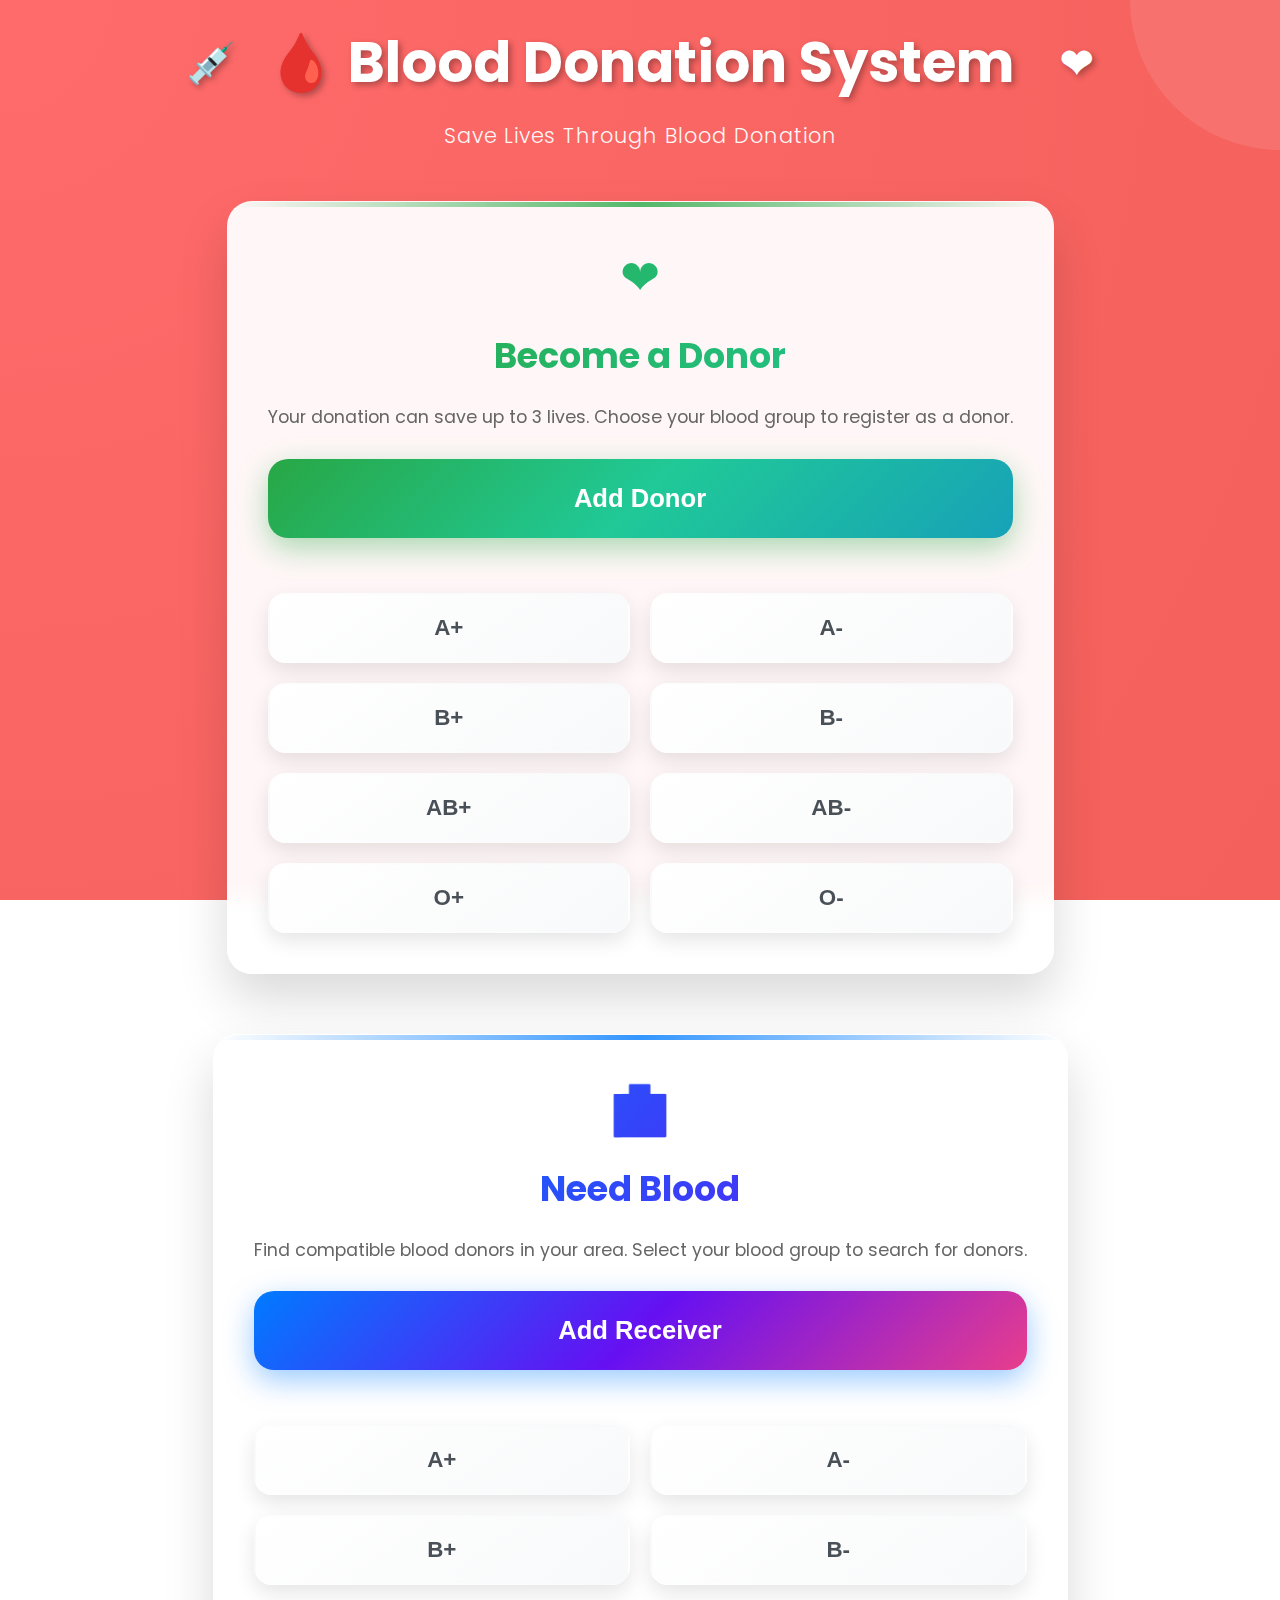
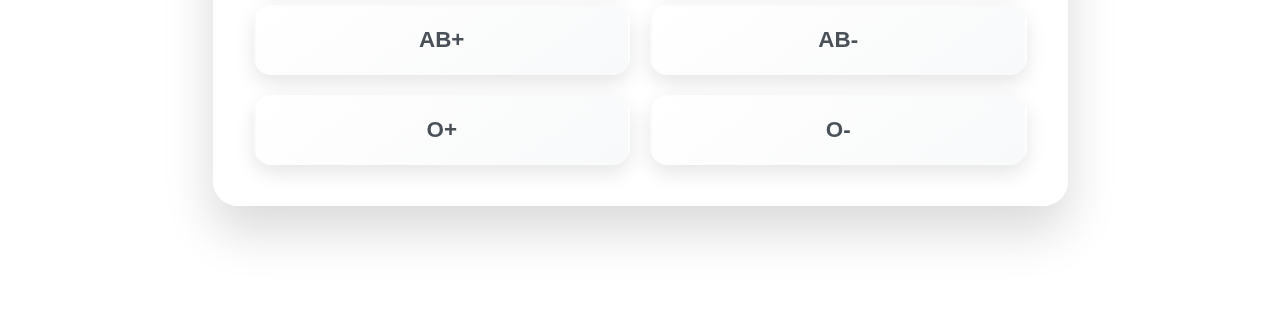
<file: bloodbridge.html>
<!DOCTYPE html>
<html lang="en">
<head>
    <meta charset="UTF-8">
    <meta name="viewport" content="width=device-width, initial-scale=1.0">
    <title>Blood Donation System</title>
    <style>
        @import url('https://fonts.googleapis.com/css2?family=Poppins:wght@300;400;600;700&display=swap');
        
        * {
            margin: 0;
            padding: 0;
            box-sizing: border-box;
        }

        body {
            font-family: 'Poppins', sans-serif;
            background: radial-gradient(circle at top left, #ff6b6b, #ee5a52),
                        radial-gradient(circle at bottom right, #ff8e85, #ffa8a8),
                        linear-gradient(135deg, #ff6b6b 0%, #ee5a52 50%, #ff8e85 100%);
            background-size: 150% 150%, 150% 150%, 100% 100%;
            background-attachment: fixed;
            min-height: 100vh;
            display: flex;
            flex-direction: column;
            align-items: center;
            padding: 20px;
            position: relative;
            overflow-x: hidden;
        }

        body::before {
            content: '';
            position: absolute;
            width: 300px;
            height: 300px;
            background: rgba(255, 255, 255, 0.1);
            border-radius: 50%;
            top: -150px;
            right: -150px;
            animation: float 6s ease-in-out infinite;
        }

        body::after {
            content: '';
            position: absolute;
            width: 200px;
            height: 200px;
            background: rgba(255, 255, 255, 0.05);
            border-radius: 50%;
            bottom: -100px;
            left: -100px;
            animation: float 8s ease-in-out infinite reverse;
        }

        @keyframes float {
            0%, 100% { transform: translateY(0px) rotate(0deg); }
            50% { transform: translateY(-20px) rotate(180deg); }
        }

        @keyframes pulse {
            0%, 100% { transform: scale(1); }
            50% { transform: scale(1.05); }
        }

        @keyframes heartbeat {
            0% { transform: scale(1); }
            25% { transform: scale(1.1); }
            50% { transform: scale(1); }
            75% { transform: scale(1.05); }
            100% { transform: scale(1); }
        }

        @keyframes fadeInUp {
            from {
                opacity: 0;
                transform: translateY(30px);
            }
            to {
                opacity: 1;
                transform: translateY(0);
            }
        }

        @keyframes glow {
            0%, 100% { box-shadow: 0 0 20px rgba(255, 107, 107, 0.3); }
            50% { box-shadow: 0 0 40px rgba(255, 107, 107, 0.6); }
        }

        .header {
            text-align: center;
            color: white;
            margin-bottom: 50px;
            animation: fadeInUp 1s ease-out;
            z-index: 2;
            position: relative;
        }

        .header h1 {
            font-size: 3.5rem;
            font-weight: 700;
            margin-bottom: 15px;
            text-shadow: 3px 3px 6px rgba(0,0,0,0.3);
            position: relative;
        }

        .header h1::before {
            content: '💉';
            position: absolute;
            left: -80px;
            top: 50%;
            transform: translateY(-50%);
            font-size: 2.5rem;
            animation: heartbeat 2s infinite;
        }

        .header h1::after {
            content: '❤';
            position: absolute;
            right: -80px;
            top: 50%;
            transform: translateY(-50%);
            font-size: 2.5rem;
            animation: heartbeat 2s infinite 0.5s;
        }

        .header p {
            font-size: 1.3rem;
            opacity: 0.95;
            font-weight: 300;
            letter-spacing: 1px;
        }

        .main-container {
            display: flex;
            gap: 60px;
            justify-content: center;
            flex-wrap: wrap;
            max-width: 1400px;
            z-index: 2;
            position: relative;
        }

        .section {
            background: rgba(255, 255, 255, 0.95);
            backdrop-filter: blur(10px);
            border: 1px solid rgba(255, 255, 255, 0.2);
            border-radius: 25px;
            padding: 40px;
            box-shadow: 0 25px 50px rgba(0,0,0,0.15);
            min-width: 380px;
            text-align: center;
            animation: fadeInUp 1s ease-out 0.3s both;
            position: relative;
            overflow: hidden;
        }

        .section::before {
            content: '';
            position: absolute;
            top: 0;
            left: 0;
            right: 0;
            height: 5px;
            background: linear-gradient(90deg, transparent, rgba(255, 107, 107, 0.8), transparent);
            animation: glow 2s ease-in-out infinite;
        }

        .donor-section::before {
            background: linear-gradient(90deg, transparent, rgba(40, 167, 69, 0.8), transparent);
        }

        .receiver-section::before {
            background: linear-gradient(90deg, transparent, rgba(0, 123, 255, 0.8), transparent);
        }

        .main-button {
            background: linear-gradient(135deg, #ff6b6b 0%, #ee5a52 50%, #ff8e85 100%);
            color: white;
            border: none;
            padding: 25px 45px;
            font-size: 1.6rem;
            font-weight: 600;
            border-radius: 20px;
            cursor: pointer;
            transition: all 0.4s cubic-bezier(0.25, 0.46, 0.45, 0.94);
            box-shadow: 0 10px 30px rgba(238, 90, 82, 0.4);
            margin-bottom: 30px;
            width: 100%;
            position: relative;
            overflow: hidden;
        }

        .main-button::before {
            content: '';
            position: absolute;
            top: 0;
            left: -100%;
            width: 100%;
            height: 100%;
            background: linear-gradient(90deg, transparent, rgba(255, 255, 255, 0.3), transparent);
            transition: left 0.7s;
        }

        .main-button:hover::before {
            left: 100%;
        }

        .main-button:hover {
            transform: translateY(-5px) scale(1.02);
            box-shadow: 0 20px 40px rgba(238, 90, 82, 0.5);
        }

        .donor-section .main-button {
            background: linear-gradient(135deg, #28a745 0%, #20c997 50%, #17a2b8 100%);
            box-shadow: 0 10px 30px rgba(40, 167, 69, 0.4);
        }

        .donor-section .main-button:hover {
            box-shadow: 0 20px 40px rgba(40, 167, 69, 0.5);
        }

        .receiver-section .main-button {
            background: linear-gradient(135deg, #007bff 0%, #6610f2 50%, #e83e8c 100%);
            box-shadow: 0 10px 30px rgba(0, 123, 255, 0.4);
        }

        .receiver-section .main-button:hover {
            box-shadow: 0 20px 40px rgba(0, 123, 255, 0.5);
        }

        .blood-groups {
            display: grid;
            grid-template-columns: repeat(2, 1fr);
            gap: 20px;
            margin-top: 25px;
        }

        .blood-group-btn {
            background: linear-gradient(145deg, #ffffff, #f8f9fa);
            border: 2px solid transparent;
            color: #495057;
            padding: 20px 25px;
            border-radius: 18px;
            cursor: pointer;
            transition: all 0.4s cubic-bezier(0.25, 0.46, 0.45, 0.94);
            font-size: 1.2rem;
            font-weight: 600;
            position: relative;
            overflow: hidden;
            box-shadow: 0 8px 20px rgba(0,0,0,0.1);
        }

        .blood-group-btn::before {
            content: '';
            position: absolute;
            top: 50%;
            left: 50%;
            width: 0;
            height: 0;
            background: radial-gradient(circle, rgba(255,255,255,0.8), transparent);
            border-radius: 50%;
            transform: translate(-50%, -50%);
            transition: all 0.5s ease;
        }

        .blood-group-btn:hover::before {
            width: 200px;
            height: 200px;
        }

        .donor-section .blood-group-btn:hover {
            background: linear-gradient(145deg, #28a745, #20c997);
            color: white;
            border-color: #28a745;
            transform: translateY(-5px) rotate(2deg);
            box-shadow: 0 15px 30px rgba(40, 167, 69, 0.4);
        }

        .receiver-section .blood-group-btn:hover {
            background: linear-gradient(145deg, #007bff, #6610f2);
            color: white;
            border-color: #007bff;
            transform: translateY(-5px) rotate(-2deg);
            box-shadow: 0 15px 30px rgba(0, 123, 255, 0.4);
        }

        .section-title {
            font-size: 2.2rem;
            font-weight: 700;
            margin-bottom: 20px;
            color: #333;
            position: relative;
        }

        .donor-section .section-title {
            background: linear-gradient(135deg, #28a745, #20c997);
            -webkit-background-clip: text;
            -webkit-text-fill-color: transparent;
            background-clip: text;
        }

        .receiver-section .section-title {
            background: linear-gradient(135deg, #007bff, #6610f2);
            -webkit-background-clip: text;
            -webkit-text-fill-color: transparent;
            background-clip: text;
        }

        .description {
            color: #666;
            margin-bottom: 25px;
            line-height: 1.8;
            font-size: 1.1rem;
            font-weight: 400;
        }

        .blood-type {
            font-size: 1.4rem;
            font-weight: 700;
            z-index: 1;
            position: relative;
        }

        .icon {
            font-size: 3rem;
            margin-bottom: 15px;
            animation: pulse 3s infinite;
        }

        .donor-section .icon {
            background: linear-gradient(135deg, #28a745, #20c997);
            -webkit-background-clip: text;
            -webkit-text-fill-color: transparent;
            background-clip: text;
        }

        .receiver-section .icon {
            background: linear-gradient(135deg, #007bff, #6610f2);
            -webkit-background-clip: text;
            -webkit-text-fill-color: transparent;
            background-clip: text;
        }

        @media (max-width: 768px) {
            .main-container {
                flex-direction: column;
                gap: 40px;
            }
            
            .section {
                min-width: auto;
                width: 100%;
                max-width: 450px;
                padding: 30px;
            }
            
            .header h1 {
                font-size: 2.5rem;
            }

            .header h1::before,
            .header h1::after {
                display: none;
            }
            
            .blood-groups {
                grid-template-columns: repeat(2, 1fr);
                gap: 15px;
            }
            
            .blood-group-btn {
                padding: 15px 20px;
                font-size: 1.1rem;
            }
        }

        @media (max-width: 480px) {
            .blood-groups {
                grid-template-columns: 1fr;
            }
            
            .header h1 {
                font-size: 2rem;
            }
        }
    </style>
</head>
<body>
    <div class="header">
        <h1>🩸 Blood Donation System</h1>
        <p>Save Lives Through Blood Donation</p>
    </div>

    <div class="main-container">
        <!-- Donor Section -->
        <div class="section donor-section">
            <div class="icon">❤</div>
            <h2 class="section-title">Become a Donor</h2>
            <p class="description">Your donation can save up to 3 lives. Choose your blood group to register as a donor.</p>
            
            <button class="main-button">Add Donor</button>
            
            <div class="blood-groups">
                <button class="blood-group-btn">
                    <div class="blood-type">A+</div>
                </button>
                <button class="blood-group-btn">
                    <div class="blood-type">A-</div>
                </button>
                <button class="blood-group-btn">
                    <div class="blood-type">B+</div>
                </button>
                <button class="blood-group-btn">
                    <div class="blood-type">B-</div>
                </button>
                <button class="blood-group-btn">
                    <div class="blood-type">AB+</div>
                </button>
                <button class="blood-group-btn">
                    <div class="blood-type">AB-</div>
                </button>
                <button class="blood-group-btn">
                    <div class="blood-type">O+</div>
                </button>
                <button class="blood-group-btn">
                    <div class="blood-type">O-</div>
                </button>
            </div>
        </div>

        <!-- Receiver Section -->
        <div class="section receiver-section">
            <div class="icon">🏥</div>
            <h2 class="section-title">Need Blood</h2>
            <p class="description">Find compatible blood donors in your area. Select your blood group to search for donors.</p>
            
            <button class="main-button">Add Receiver</button>
            
            <div class="blood-groups">
                <button class="blood-group-btn">
                    <div class="blood-type">A+</div>
                </button>
                <button class="blood-group-btn">
                    <div class="blood-type">A-</div>
                </button>
                <button class="blood-group-btn">
                    <div class="blood-type">B+</div>
                </button>
                <button class="blood-group-btn">
                    <div class="blood-type">B-</div>
                </button>
                <button class="blood-group-btn">
                    <div class="blood-type">AB+</div>
                </button>
                <button class="blood-group-btn">
                    <div class="blood-type">AB-</div>
                </button>
                <button class="blood-group-btn">
                    <div class="blood-type">O+</div>
                </button>
                <button class="blood-group-btn">
                    <div class="blood-type">O-</div>
                </button>
            </div>
        </div>
    </div>
</body>
</html>
</file>
